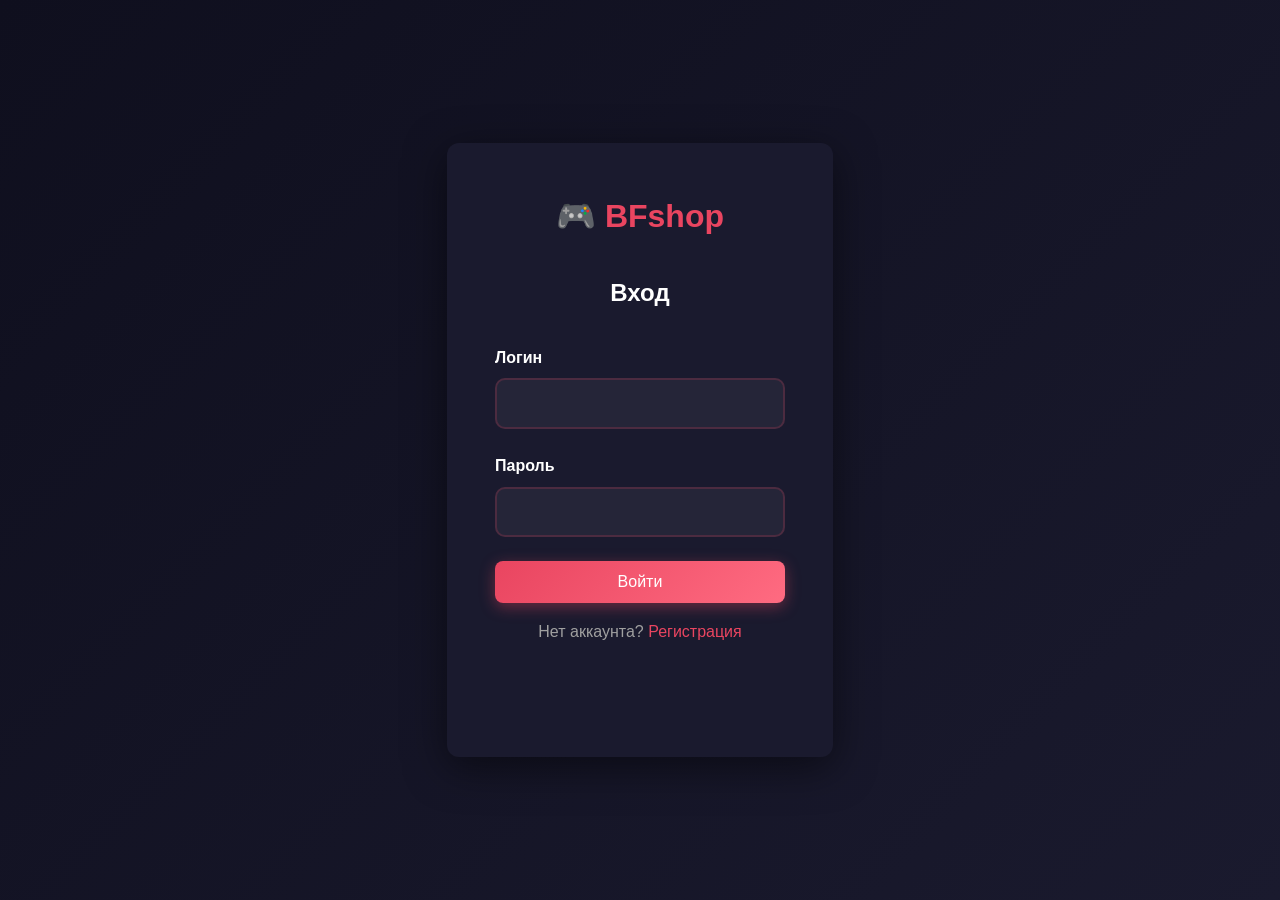
<file: admin.html>
<!DOCTYPE html>
<html lang="ru">
<head>
    <meta charset="UTF-8">
    <meta name="viewport" content="width=device-width, initial-scale=1.0">
    <title>Админ-панель - BFshop</title>
    <link rel="stylesheet" href="assets/css/style.css">
</head>
<body>
    <!-- Header -->
    <header class="header">
        <div class="container">
            <div class="header-content">
                <div class="logo">
                    <h1>🎮 BFshop - Админ</h1>
                </div>
                <nav class="nav">
                    <a href="index.html" class="nav-link">Главная</a>
                    <a href="admin.html" class="nav-link active">Админ-панель</a>
                </nav>
                <div class="header-actions">
                    <div class="user-menu" id="userMenu" style="display: none;">
                        <img src="" alt="Avatar" class="user-avatar" id="userAvatar">
                        <span class="user-name" id="userName"></span>
                        <button class="btn btn-secondary" id="logoutBtn">Выход</button>
                    </div>
                </div>
            </div>
        </div>
    </header>

    <!-- Admin Panel -->
    <section class="admin-section">
        <div class="container">
            <h2 class="page-title">👑 Админ-панель</h2>

            <!-- Tabs -->
            <div class="admin-tabs">
                <button class="tab-btn active" data-tab="tickets">Жалобы</button>
                <button class="tab-btn" data-tab="banned">Забаненные</button>
                <button class="tab-btn" data-tab="users">Пользователи</button>
            </div>

            <!-- Tickets Tab -->
            <div id="ticketsTab" class="tab-pane active">
                <div class="admin-card">
                    <div class="admin-card-header">
                        <h3>⚠️ Жалобы на скамеров</h3>
                        <select id="ticketStatusFilter" class="filter-select">
                            <option value="">Все</option>
                            <option value="open">Открытые</option>
                            <option value="in_progress">В работе</option>
                            <option value="resolved">Решенные</option>
                            <option value="rejected">Отклоненные</option>
                        </select>
                    </div>
                    <div id="adminTicketsList" class="admin-tickets-list">
                        <div class="loading">Загрузка...</div>
                    </div>
                </div>
            </div>

            <!-- Banned Tab -->
            <div id="bannedTab" class="tab-pane" style="display: none;">
                <div class="admin-card">
                    <h3>🚫 Забаненные пользователи</h3>
                    <div id="bannedUsersList" class="banned-users-list">
                        <div class="loading">Загрузка...</div>
                    </div>
                </div>
            </div>

            <!-- Users Tab -->
            <div id="usersTab" class="tab-pane" style="display: none;">
                <div class="admin-card">
                    <h3>👥 Все пользователи</h3>
                    <div class="search-box">
                        <input type="text" id="userSearch" placeholder="Поиск по нику...">
                    </div>
                    <div id="usersList" class="users-list">
                        <div class="loading">Загрузка...</div>
                    </div>
                </div>
            </div>
        </div>
    </section>

    <!-- Ticket Modal -->
    <div id="ticketModal" class="modal" style="display: none;">
        <div class="modal-content modal-large">
            <button class="modal-close" onclick="closeTicketModal()">×</button>
            <h3>Жалоба #<span id="modalTicketId"></span></h3>
            
            <div class="ticket-details">
                <div class="ticket-info">
                    <p><strong>От:</strong> <span id="modalReporter"></span></p>
                    <p><strong>На:</strong> <span id="modalReported"></span></p>
                    <p><strong>Причина:</strong> <span id="modalReason"></span></p>
                    <p><strong>Дата:</strong> <span id="modalDate"></span></p>
                    <p><strong>Статус:</strong> <span id="modalStatus"></span></p>
                </div>
                
                <div class="ticket-description">
                    <h4>Описание:</h4>
                    <p id="modalDescription"></p>
                </div>

                <div class="ticket-actions">
                    <h4>Действия:</h4>
                    
                    <div class="form-group">
                        <label>Ответ администратора:</label>
                        <textarea id="adminResponse" rows="4" placeholder="Ваш ответ..."></textarea>
                    </div>

                    <div class="form-group">
                        <label>Изменить статус:</label>
                        <select id="ticketNewStatus">
                            <option value="in_progress">В работе</option>
                            <option value="resolved">Решено</option>
                            <option value="rejected">Отклонено</option>
                        </select>
                    </div>

                    <button class="btn btn-primary" onclick="respondToTicket()">Отправить ответ</button>
                    <button class="btn btn-error" onclick="banUserFromTicket()">Забанить пользователя</button>
                </div>
            </div>
        </div>
    </div>

    <!-- Ban Modal -->
    <div id="banModal" class="modal" style="display: none;">
        <div class="modal-content">
            <button class="modal-close" onclick="closeBanModal()">×</button>
            <h3>Забанить пользователя</h3>
            
            <div class="form-group">
                <label>Пользователь:</label>
                <input type="text" id="banUsername" readonly>
                <input type="hidden" id="banUserId">
            </div>

            <div class="form-group">
                <label>Причина бана:</label>
                <textarea id="banReason" rows="3" placeholder="Укажите причину..." required></textarea>
            </div>

            <div class="form-group">
                <label>Длительность:</label>
                <select id="banDuration">
                    <option value="0">Навсегда</option>
                    <option value="1">1 день</option>
                    <option value="3">3 дня</option>
                    <option value="7">7 дней</option>
                    <option value="30">30 дней</option>
                </select>
            </div>

            <div class="modal-actions">
                <button class="btn btn-secondary" onclick="closeBanModal()">Отмена</button>
                <button class="btn btn-error" onclick="confirmBan()">Забанить</button>
            </div>
        </div>
    </div>

    <!-- Footer -->
    <footer class="footer">
        <div class="container">
            <p>&copy; 2024 BFshop. Все права защищены.</p>
        </div>
    </footer>

    <script src="assets/js/app.js"></script>
    <script src="assets/js/admin.js"></script>
</body>
</html>
</file>
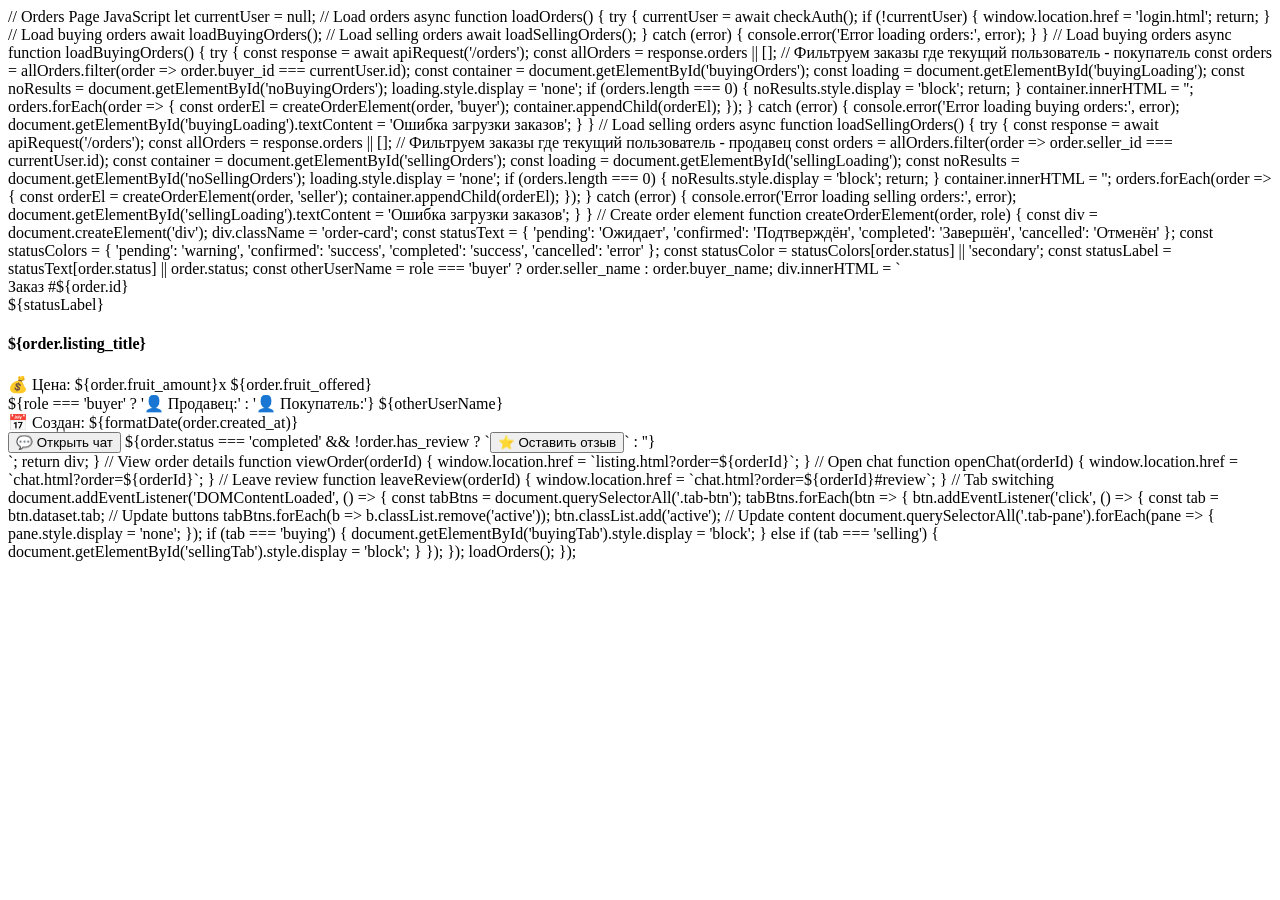
<file: chat.html>
<!DOCTYPE html>
<html lang="ru">
<head>
    <meta charset="UTF-8">
    <meta name="viewport" content="width=device-width, initial-scale=1.0">
    <title>Чат - BFshop</title>
    <link rel="stylesheet" href="assets/css/style.css">
</head>
<body>
    <!-- Header -->
    <header class="header">
        <div class="container">
            <div class="header-content">
                <div class="logo">
                    <h1>🎮 BFshop</h1>
                </div>
                <nav class="nav">
                    <a href="index.html" class="nav-link">Главная</a>
                    <a href="#" class="nav-link" id="myListingsLink">Мои объявления</a>
                    <a href="#" class="nav-link" id="myOrdersLink">Мои заказы</a>
                    <a href="support.html" class="nav-link">Поддержка</a>
                    <a href="create-listing.html" class="nav-link">Продать</a>
                    <a href="admin.html" class="nav-link" id="adminLink" style="display: none;">👑 Админ</a>
                </nav>
                <div class="header-actions">
                    <div class="user-menu" id="userMenu" style="display: none;">
                        <img src="" alt="Avatar" class="user-avatar" id="userAvatar">
                        <span class="user-name" id="userName"></span>
                        <button class="btn btn-secondary" id="logoutBtn">Выход</button>
                    </div>
                </div>
            </div>
        </div>
    </header>

    <!-- Chat Section -->
    <section class="chat-section">
        <div class="container">
            <div id="loading" class="loading">Загрузка чата...</div>
            <div class="chat-container" id="chatContainer" style="display: none;">
                <!-- Chat Header -->
                <div class="chat-header">
                    <div class="chat-order-info">
                        <h3 id="chatTitle">Чат заказа</h3>
                        <div class="order-status" id="orderStatus"></div>
                    </div>
                    <div class="chat-actions">
                        <button class="btn btn-secondary btn-sm" id="viewOrderBtn">Посмотреть заказ</button>
                    </div>
                </div>

                <!-- Messages -->
                <div class="chat-messages" id="messages">
                </div>

                <!-- Input -->
                <div class="chat-input-container">
                    <input type="text" id="messageInput" placeholder="Введите сообщение..." class="chat-input">
                    <button class="btn btn-primary" id="sendBtn">Отправить</button>
                </div>

                <!-- Order Actions (for seller) -->
                <div class="order-actions" id="orderActions" style="display: none;">
                    <div class="order-actions-box">
                        <h4>Действия с заказом</h4>
                        <p>После получения оплаты фруктом, подтвердите заказ:</p>
                        <button class="btn btn-primary" id="confirmOrderBtn">✅ Подтвердить заказ</button>
                    </div>
                </div>

                <!-- Review Section (after completion) -->
                <div class="review-section" id="reviewSection" style="display: none;">
                    <div class="review-box">
                        <h4>Оставить отзыв</h4>
                        <div class="star-rating" id="starRating">
                            <span class="star" data-rating="1">☆</span>
                            <span class="star" data-rating="2">☆</span>
                            <span class="star" data-rating="3">☆</span>
                            <span class="star" data-rating="4">☆</span>
                            <span class="star" data-rating="5">☆</span>
                        </div>
                        <textarea id="reviewComment" placeholder="Напишите ваш отзыв..." rows="3"></textarea>
                        <button class="btn btn-primary" id="submitReviewBtn">Отправить отзыв</button>
                    </div>
                </div>
            </div>
        </div>
    </section>

    <!-- Footer -->
    <footer class="footer">
        <div class="container">
            <p>&copy; 2024 BFshop. Все права защищены.</p>
            <p>Торгуйте безопасно с оплатой фруктами!</p>
        </div>
    </footer>

    <script src="assets/js/app.js"></script>
    <script src="assets/js/chat-client.js"></script>
</body>
</html>
</file>
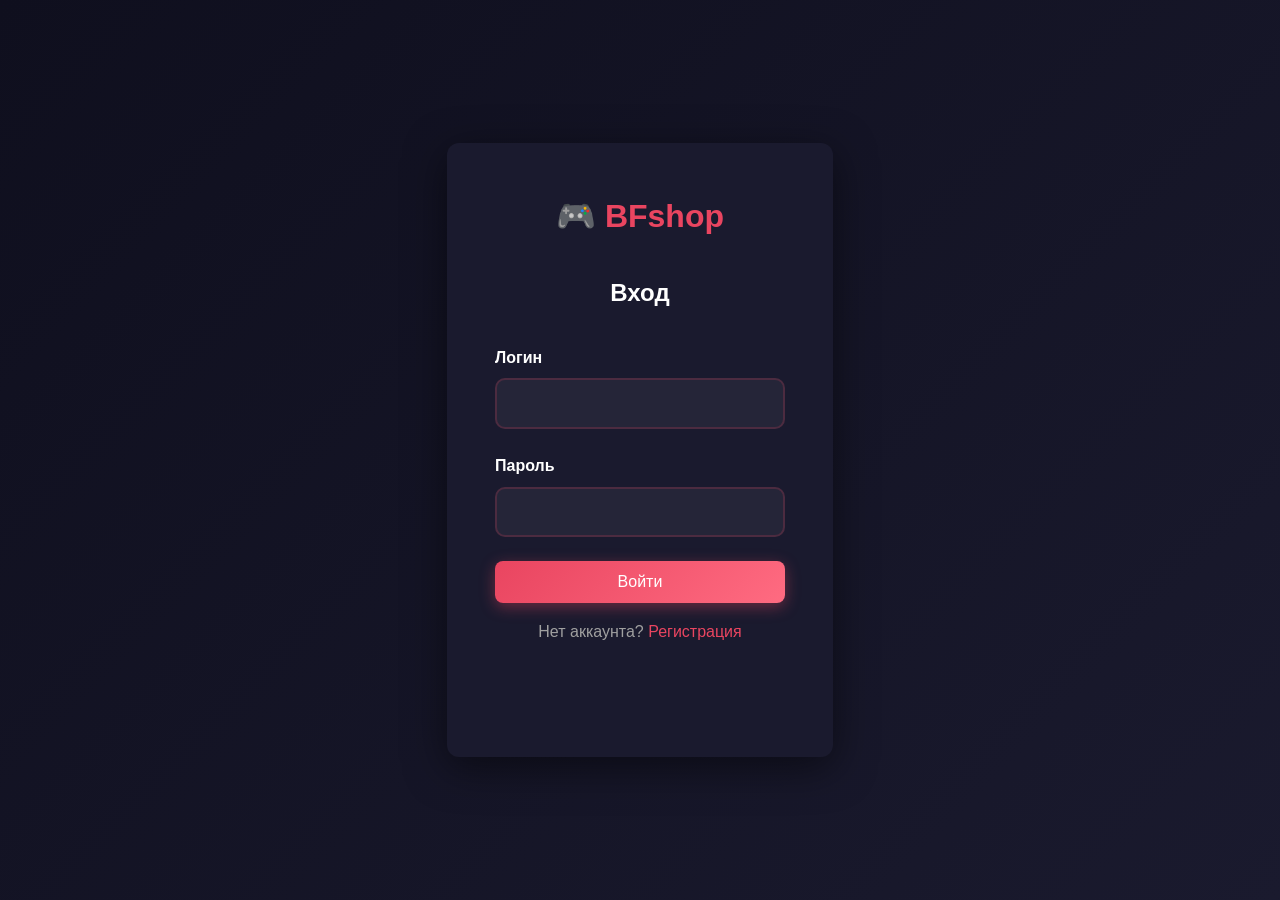
<file: create-listing.html>
<!DOCTYPE html>
<html lang="ru">
<head>
    <meta charset="UTF-8">
    <meta name="viewport" content="width=device-width, initial-scale=1.0">
    <title>Создать объявление - BFshop</title>
    <link rel="stylesheet" href="assets/css/style.css">
</head>
<body>
    <!-- Header -->
    <header class="header">
        <div class="container">
            <div class="header-content">
                <div class="logo">
                    <h1>🎮 BFshop</h1>
                </div>
                <nav class="nav">
                    <a href="index.html" class="nav-link">Главная</a>
                    <a href="#" class="nav-link" id="myListingsLink">Мои объявления</a>
                    <a href="#" class="nav-link" id="myOrdersLink">Мои заказы</a>
                    <a href="create-listing.html" class="nav-link active">Продать</a>
                </nav>
                <div class="header-actions">
                    <div class="user-menu" id="userMenu" style="display: none;">
                        <img src="" alt="Avatar" class="user-avatar" id="userAvatar">
                        <span class="user-name" id="userName"></span>
                        <button class="btn btn-secondary" id="logoutBtn">Выход</button>
                    </div>
                    <div class="auth-buttons" id="authButtons">
                        <a href="login.html" class="btn btn-secondary">Вход</a>
                        <a href="login.html?register=true" class="btn btn-primary">Регистрация</a>
                    </div>
                </div>
            </div>
        </div>
    </header>

    <!-- Create Listing Form -->
    <section class="create-listing-section">
        <div class="container">
            <div class="create-listing-container">
                <h2 class="page-title">🎮 Создать объявление</h2>
                <p class="page-subtitle">Продавайте предметы и услуги Blox Fruits</p>

                <form id="createListingForm" class="listing-form">
                    <div class="form-group">
                        <label for="listingType">Тип *</label>
                        <select id="listingType" name="type" required>
                            <option value="">Выберите тип...</option>
                            <option value="account">🎮 Аккаунт</option>
                            <option value="boost">⚡ Буст/Прокачка</option>
                            <option value="quest">🗡️ Прохождение квестов</option>
                            <option value="boss">👹 Призыв боссов</option>
                        </select>
                    </div>

                    <div class="form-group">
                        <label for="listingTitle">Название *</label>
                        <input type="text" id="listingTitle" name="title" placeholder="Например: Макс уровень с фруктом Тигр" required maxlength="200">
                    </div>

                    <div class="form-group">
                        <label for="listingDescription">Описание *</label>
                        <textarea id="listingDescription" name="description" rows="6" placeholder="Опишите ваш товар подробно..." required></textarea>
                    </div>

                    <div class="form-row">
                        <div class="form-group">
                            <label for="priceFruit">Фрукт для оплаты *</label>
                            <select id="priceFruit" name="price_fruit" required>
                                <option value="">Выберите фрукт...</option>
                                <option value="Тигр">🐅 Тигр (Tiger)</option>
                                <option value="Дракон">🐉 Дракон (Dragon)</option>
                                <option value="Тесто">🍩 Тесто (Dough)</option>
                                <option value="Тень">👤 Тень (Shadow)</option>
                                <option value="Яд">☠️ Яд (Venom)</option>
                                <option value="Дух">👻 Дух (Spirit)</option>
                                <option value="Контроль">🎮 Контроль (Control)</option>
                                <option value="Метель">❄️ Метель (Blizzard)</option>
                                <option value="Мамонт">🦣 Мамонт (Mammoth)</option>
                                <option value="Ти-Рекс">🦖 Ти-Рекс (T-Rex)</option>
                                <option value="Кицунэ">🦊 Кицунэ (Kitsune)</option>
                                <option value="Гравитация">🌀 Гравитация (Gravity)</option>
                                <option value="Боль">💢 Боль (Pain)</option>
                                <option value="Феникс">🔥 Феникс (Phoenix)</option>
                                <option value="Портал">🌀 Портал (Portal)</option>
                                <option value="Резина">🎈 Резина (Rubber)</option>
                                <option value="Будда">🙏 Будда (Buddha)</option>
                                <option value="Любовь">💕 Любовь (Love)</option>
                                <option value="Паук">🕷️ Паук (Spider)</option>
                                <option value="Звук">🔊 Звук (Sound)</option>
                                <option value="Лёд">🧊 Лёд (Ice)</option>
                                <option value="Песок">🏜️ Песок (Sand)</option>
                                <option value="Тьма">🌑 Тьма (Dark)</option>
                                <option value="Свет">💡 Свет (Light)</option>
                                <option value="Магма">🌋 Магма (Magma)</option>
                                <option value="Пламя">🔥 Пламя (Flame)</option>
                                <option value="Дым">💨 Дым (Smoke)</option>
                                <option value="Взрыв">💥 Взрыв (Bomb)</option>
                                <option value="Барьер">🛡️ Барьер (Barrier)</option>
                                <option value="Ракета">🚀 Ракета (Rocket)</option>
                            </select>
                        </div>

                        <div class="form-group">
                            <label for="priceAmount">Количество *</label>
                            <input type="number" id="priceAmount" name="price_amount" min="1" placeholder="1" required>
                        </div>
                    </div>

                    <!-- Dynamic fields based on type -->
                    <div id="dynamicFields"></div>

                    <div class="form-actions">
                        <button type="button" class="btn btn-secondary" onclick="window.location.href='index.html'">Отмена</button>
                        <button type="submit" class="btn btn-primary">Создать объявление</button>
                    </div>
                </form>

                <div id="formMessage" class="auth-message" style="display: none;"></div>
            </div>
        </div>
    </section>

    <!-- Footer -->
    <footer class="footer">
        <div class="container">
            <p>&copy; 2024 BFshop. Все права защищены.</p>
            <p>Торгуйте безопасно с оплатой фруктами!</p>
        </div>
    </footer>

    <script src="assets/js/app.js"></script>
    <script src="assets/js/create-listing.js"></script>
</body>
</html>
</file>
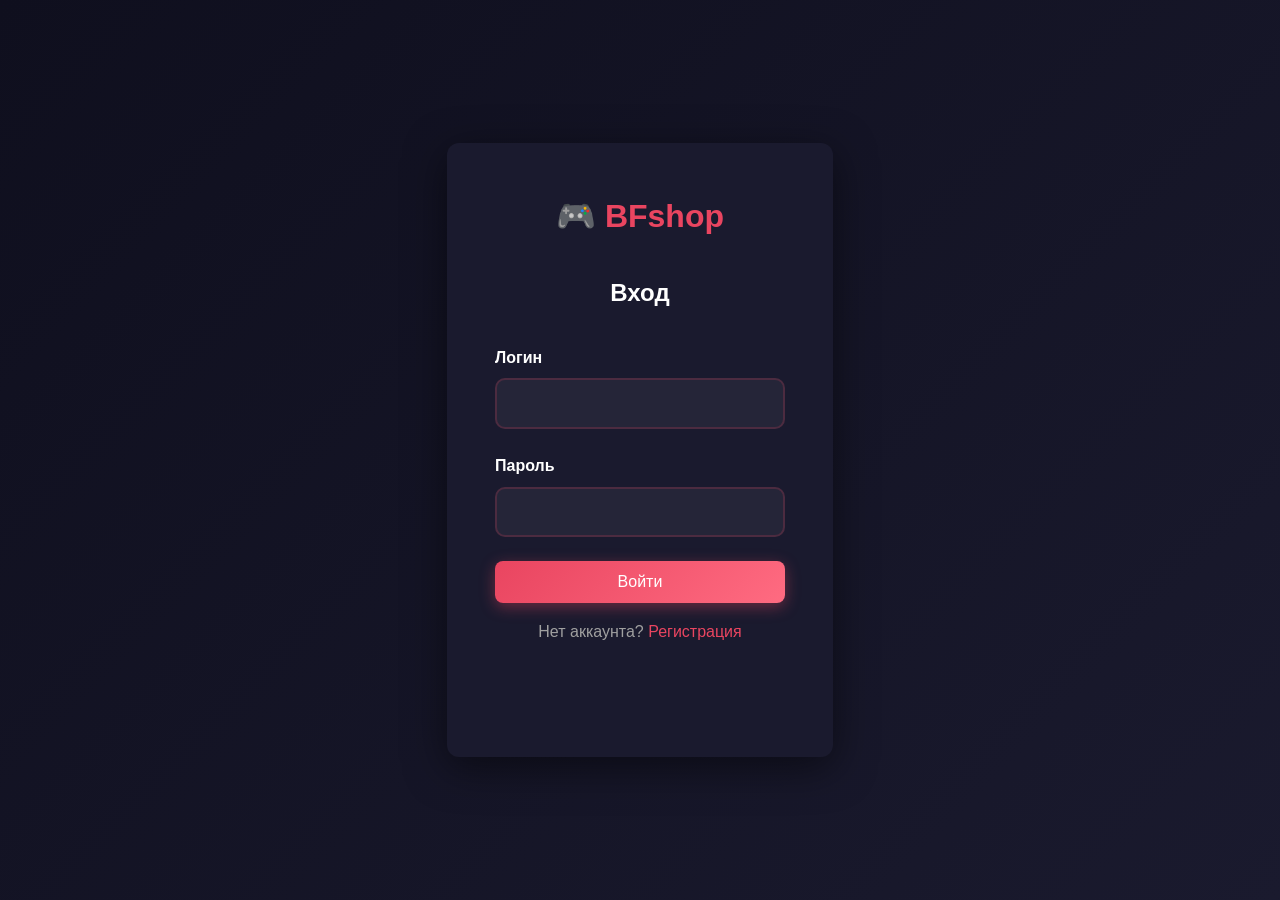
<file: login.html>
<!DOCTYPE html>
<html lang="ru">
<head>
    <meta charset="UTF-8">
    <meta name="viewport" content="width=device-width, initial-scale=1.0">
    <title>Вход - BFshop</title>
    <link rel="stylesheet" href="assets/css/style.css">
</head>
<body class="auth-page">
    <div class="auth-container">
        <div class="auth-box">
            <h1 class="auth-title">🎮 BFshop</h1>
            
            <!-- Login Form -->
            <form id="loginForm" class="auth-form">
                <h2>Вход</h2>
                <div class="form-group">
                    <label>Логин</label>
                    <input type="text" id="loginUsername" required>
                </div>
                <div class="form-group">
                    <label>Пароль</label>
                    <input type="password" id="loginPassword" required>
                </div>
                <button type="submit" class="btn btn-primary btn-block">Войти</button>
                <p class="auth-switch">
                    Нет аккаунта? <a href="#" id="showRegister">Регистрация</a>
                </p>
            </form>

            <!-- Register Form -->
            <form id="registerForm" class="auth-form" style="display: none;">
                <h2>Регистрация</h2>
                <div class="form-group">
                    <label>Логин</label>
                    <input type="text" id="registerUsername" required minlength="3">
                </div>
                <div class="form-group">
                    <label>Email (необязательно)</label>
                    <input type="email" id="registerEmail">
                </div>
                <div class="form-group">
                    <label>Пароль</label>
                    <input type="password" id="registerPassword" required minlength="6">
                </div>
                <div class="form-group">
                    <label>Подтвердите пароль</label>
                    <input type="password" id="registerConfirmPassword" required>
                </div>
                <button type="submit" class="btn btn-primary btn-block">Зарегистрироваться</button>
                <p class="auth-switch">
                    Уже есть аккаунт? <a href="#" id="showLogin">Войти</a>
                </p>
            </form>

            <div class="auth-message" id="authMessage"></div>
        </div>
    </div>

    <script src="assets/js/app.js"></script>
    <script src="assets/js/auth.js"></script>
</body>
</html>
</file>
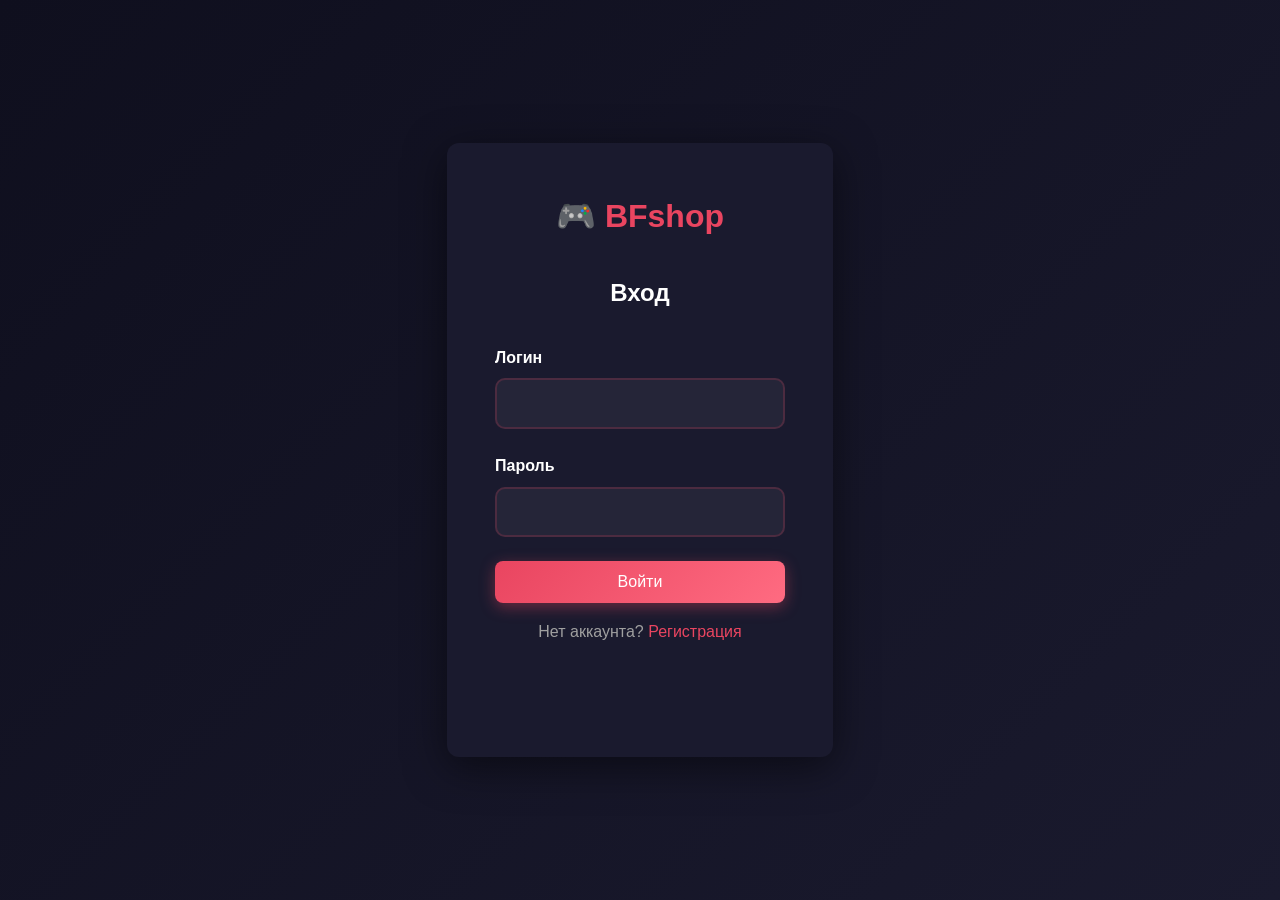
<file: profile.html>
<!DOCTYPE html>
<html lang="ru">
<head>
    <meta charset="UTF-8">
    <meta name="viewport" content="width=device-width, initial-scale=1.0">
    <title>Профиль - BFshop</title>
    <link rel="stylesheet" href="assets/css/style.css">
</head>
<body>
    <!-- Header -->
    <header class="header">
        <div class="container">
            <div class="header-content">
                <div class="logo">
                    <h1>🎮 BFshop</h1>
                </div>
                <nav class="nav">
                    <a href="index.html" class="nav-link">Главная</a>
                    <a href="#" class="nav-link" id="myListingsLink">Мои объявления</a>
                    <a href="#" class="nav-link" id="myOrdersLink">Мои заказы</a>
                    <a href="create-listing.html" class="nav-link">Продать</a>
                </nav>
                <div class="header-actions">
                    <div class="user-menu" id="userMenu" style="display: none;">
                        <img src="" alt="Avatar" class="user-avatar" id="userAvatar">
                        <span class="user-name" id="userName"></span>
                        <button class="btn btn-secondary" id="logoutBtn">Выход</button>
                    </div>
                    <div class="auth-buttons" id="authButtons">
                        <a href="login.html" class="btn btn-secondary">Вход</a>
                        <a href="login.html?register=true" class="btn btn-primary">Регистрация</a>
                    </div>
                </div>
            </div>
        </div>
    </header>

    <!-- Profile Section -->
    <section class="profile-section">
        <div class="container">
            <div class="loading" id="loading">Загрузка...</div>

            <div id="profileContent" style="display: none;">
                <!-- Profile Header -->
                <div class="profile-header">
                    <div class="profile-avatar-container">
                        <img id="profileAvatar" src="" alt="Avatar" class="profile-avatar">
                        <div class="avatar-upload" id="avatarUpload" style="display: none;">
                            <input type="file" id="avatarInput" accept="image/*" style="display: none;">
                            <button class="btn btn-secondary btn-sm" id="uploadAvatarBtn">Изменить аватар</button>
                        </div>
                    </div>
                    <div class="profile-info">
                        <h1 class="profile-username" id="profileUsername"></h1>
                        <div class="profile-rating" id="profileRating"></div>
                        <div class="profile-stats">
                            <div class="stat">
                                <span class="stat-value" id="totalListings">0</span>
                                <span class="stat-label">Объявлений</span>
                            </div>
                            <div class="stat">
                                <span class="stat-value" id="totalSales">0</span>
                                <span class="stat-label">Продаж</span>
                            </div>
                            <div class="stat">
                                <span class="stat-value" id="totalReviews">0</span>
                                <span class="stat-label">Отзывов</span>
                            </div>
                        </div>
                    </div>
                </div>

                <!-- Tabs -->
                <div class="profile-tabs">
                    <button class="tab-btn active" data-tab="listings">Мои объявления</button>
                    <button class="tab-btn" data-tab="reviews">Отзывы</button>
                </div>

                <!-- Tab Content -->
                <div class="tab-content">
                    <!-- Listings Tab -->
                    <div id="listingsTab" class="tab-pane active">
                        <div class="listings-grid" id="userListings"></div>
                        <div class="no-results" id="noListings" style="display: none;">
                            <p>Пока нет объявлений</p>
                            <a href="create-listing.html" class="btn btn-primary">Создать первое объявление</a>
                        </div>
                    </div>

                    <!-- Reviews Tab -->
                    <div id="reviewsTab" class="tab-pane" style="display: none;">
                        <div class="reviews-list" id="userReviews"></div>
                        <div class="no-results" id="noReviews" style="display: none;">
                            <p>Пока нет отзывов</p>
                        </div>
                    </div>
                </div>
            </div>
        </div>
    </section>

    <!-- Footer -->
    <footer class="footer">
        <div class="container">
            <p>&copy; 2024 BFshop. Все права защищены.</p>
            <p>Торгуйте безопасно с оплатой фруктами!</p>
        </div>
    </footer>

    <script src="assets/js/app.js"></script>
    <script src="assets/js/profile.js"></script>
</body>
</html>
</file>
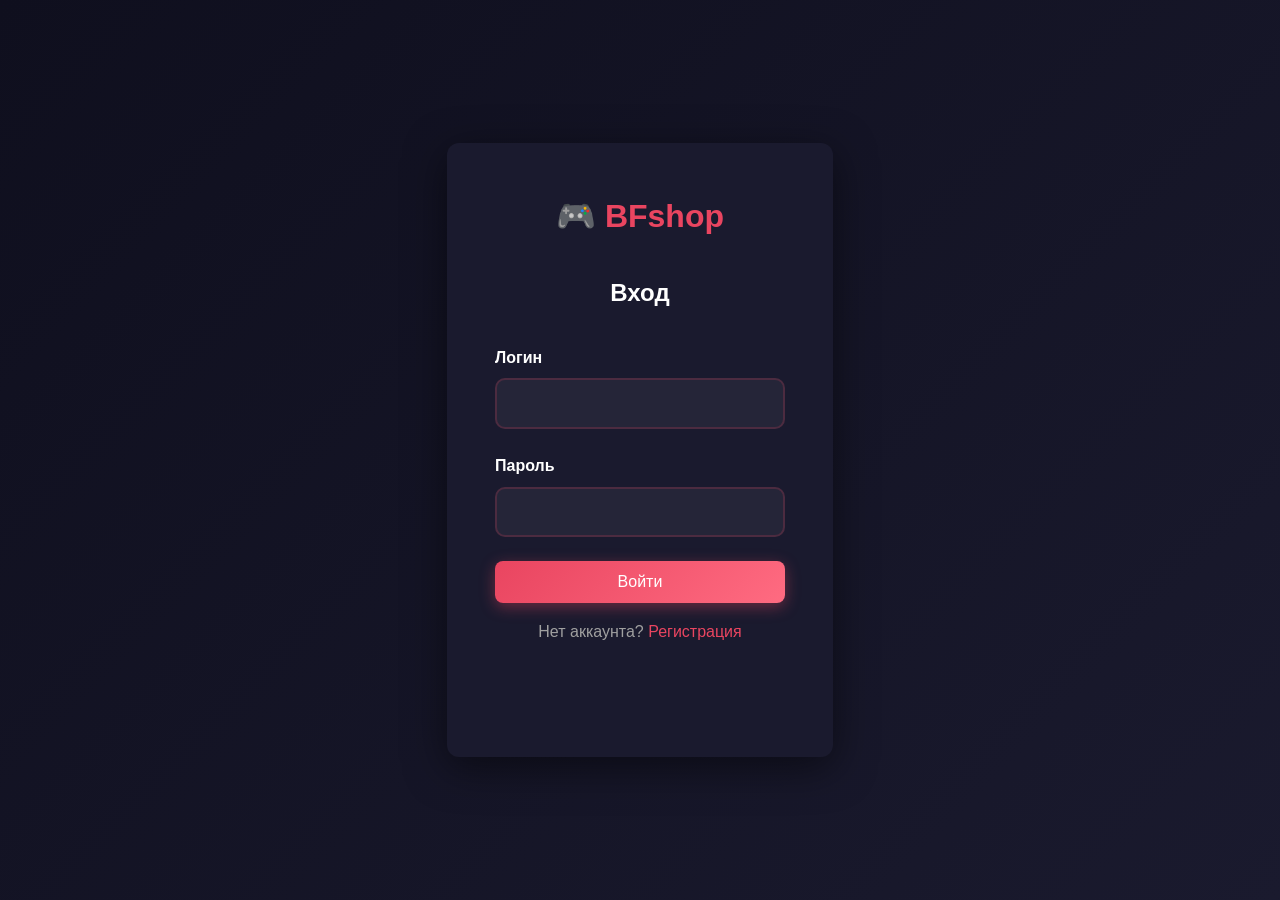
<file: support.html>
<!DOCTYPE html>
<html lang="ru">
<head>
    <meta charset="UTF-8">
    <meta name="viewport" content="width=device-width, initial-scale=1.0">
    <title>Поддержка - BFshop</title>
    <link rel="stylesheet" href="assets/css/style.css">
</head>
<body>
    <!-- Header -->
    <header class="header">
        <div class="container">
            <div class="header-content">
                <div class="logo">
                    <h1>🎮 BFshop</h1>
                </div>
                <nav class="nav">
                    <a href="index.html" class="nav-link">Главная</a>
                    <a href="#" class="nav-link" id="myListingsLink">Мои объявления</a>
                    <a href="#" class="nav-link" id="myOrdersLink">Мои заказы</a>
                    <a href="support.html" class="nav-link active">Поддержка</a>
                    <a href="create-listing.html" class="nav-link">Продать</a>
                </nav>
                <div class="header-actions">
                    <div class="user-menu" id="userMenu" style="display: none;">
                        <img src="" alt="Avatar" class="user-avatar" id="userAvatar">
                        <span class="user-name" id="userName"></span>
                        <button class="btn btn-secondary" id="logoutBtn">Выход</button>
                    </div>
                    <div class="auth-buttons" id="authButtons">
                        <a href="login.html" class="btn btn-secondary">Вход</a>
                        <a href="login.html?register=true" class="btn btn-primary">Регистрация</a>
                    </div>
                </div>
            </div>
        </div>
    </header>

    <!-- Support Section -->
    <section class="support-section">
        <div class="container">
            <h2 class="page-title">🛡️ Поддержка</h2>

            <!-- Report Scammer Form -->
            <div class="support-card">
                <h3>⚠️ Пожаловаться на скамера</h3>
                <p>Если вас обманули, заполните форму ниже. Администратор рассмотрит жалобу.</p>
                
                <form id="reportForm" class="support-form">
                    <div class="form-group">
                        <label for="reportedUsername">Ник скамера *</label>
                        <input type="text" id="reportedUsername" placeholder="Введите ник пользователя" required>
                        <input type="hidden" id="reportedUserId">
                    </div>

                    <div class="form-group">
                        <label for="orderId">ID заказа (если есть)</label>
                        <input type="number" id="orderId" placeholder="Номер заказа">
                    </div>

                    <div class="form-group">
                        <label for="reason">Причина *</label>
                        <select id="reason" required>
                            <option value="">Выберите причину...</option>
                            <option value="scam">Скам (не отдал товар)</option>
                            <option value="fake_account">Фейковый аккаунт</option>
                            <option value="wrong_data">Неверные данные аккаунта</option>
                            <option value="no_payment">Не получил оплату</option>
                            <option value="other">Другое</option>
                        </select>
                    </div>

                    <div class="form-group">
                        <label for="description">Подробное описание *</label>
                        <textarea id="description" rows="6" placeholder="Опишите что произошло..." required></textarea>
                    </div>

                    <button type="submit" class="btn btn-primary">Отправить жалобу</button>
                </form>
            </div>

            <!-- My Tickets -->
            <div class="support-card">
                <h3>📋 Мои жалобы</h3>
                <div id="ticketsList" class="tickets-list">
                    <div class="loading">Загрузка...</div>
                </div>
            </div>
        </div>
    </section>

    <!-- Footer -->
    <footer class="footer">
        <div class="container">
            <p>&copy; 2024 BFshop. Все права защищены.</p>
            <p>Торгуйте безопасно с оплатой фруктами!</p>
        </div>
    </footer>

    <script src="assets/js/app.js"></script>
    <script src="assets/js/support.js"></script>
</body>
</html>
</file>
<file: assets/css/style.css>
/* BFshop Styles - Modern Dark Theme */

* {
    margin: 0;
    padding: 0;
    box-sizing: border-box;
}

:root {
    --primary: #e94560;
    --secondary: #0f3460;
    --accent: #16213e;
    --dark: #0f0f1e;
    --darker: #1a1a2e;
    --text: #ffffff;
    --text-secondary: #a0a0a0;
    --success: #00d9a3;
    --warning: #ffa500;
    --error: #ff4757;
}

body {
    font-family: 'Inter', -apple-system, BlinkMacSystemFont, 'Segoe UI', sans-serif;
    background: var(--dark);
    color: var(--text);
    line-height: 1.6;
}

.container {
    max-width: 1200px;
    margin: 0 auto;
    padding: 0 20px;
}

/* Header */
.header {
    background: var(--darker);
    padding: 1rem 0;
    border-bottom: 2px solid var(--accent);
    position: sticky;
    top: 0;
    z-index: 100;
}

.header-content {
    display: flex;
    justify-content: space-between;
    align-items: center;
}

.logo h1 {
    font-size: 1.8rem;
    color: var(--primary);
}

.nav {
    display: flex;
    gap: 2rem;
}

.nav-link {
    color: var(--text);
    text-decoration: none;
    transition: color 0.3s;
}

.nav-link:hover,
.nav-link.active {
    color: var(--primary);
}

.header-actions {
    display: flex;
    gap: 1rem;
    align-items: center;
}

.user-menu {
    display: flex;
    align-items: center;
    gap: 1rem;
}

.user-avatar {
    width: 40px;
    height: 40px;
    border-radius: 50%;
    object-fit: cover;
    border: 2px solid var(--primary);
}

/* Buttons */
.btn {
    padding: 0.75rem 1.5rem;
    border: none;
    border-radius: 8px;
    cursor: pointer;
    font-size: 1rem;
    transition: all 0.3s;
    text-decoration: none;
    display: inline-block;
}

.btn-primary {
    background: linear-gradient(135deg, var(--primary), #ff6b81);
    color: white;
}

.btn-primary:hover {
    transform: translateY(-2px);
    box-shadow: 0 5px 15px rgba(233, 69, 96, 0.4);
}

.btn-secondary {
    background: var(--accent);
    color: white;
}

.btn-secondary:hover {
    background: var(--secondary);
}

.btn-block {
    width: 100%;
}

/* Hero */
.hero {
    background: linear-gradient(135deg, var(--darker), var(--accent));
    padding: 4rem 0;
    text-align: center;
}

.hero-title {
    font-size: 3rem;
    margin-bottom: 1rem;
}

.hero-subtitle {
    font-size: 1.2rem;
    color: var(--text-secondary);
    margin-bottom: 2rem;
}

.search-bar {
    display: flex;
    max-width: 600px;
    margin: 0 auto;
    gap: 1rem;
}

.search-bar input {
    flex: 1;
    padding: 1rem;
    border: 2px solid var(--accent);
    border-radius: 8px;
    background: var(--darker);
    color: var(--text);
    font-size: 1rem;
}

/* Filters */
.filters {
    padding: 2rem 0;
    background: var(--darker);
}

.filter-buttons {
    display: flex;
    gap: 1rem;
    flex-wrap: wrap;
    justify-content: center;
}

.filter-btn {
    padding: 0.75rem 1.5rem;
    border: 2px solid var(--accent);
    background: transparent;
    color: var(--text);
    border-radius: 8px;
    cursor: pointer;
    transition: all 0.3s;
}

.filter-btn:hover,
.filter-btn.active {
    background: var(--primary);
    border-color: var(--primary);
}

/* Listings */
.listings {
    padding: 3rem 0;
}

.listings-grid {
    display: grid;
    grid-template-columns: repeat(auto-fill, minmax(300px, 1fr));
    gap: 2rem;
}

.listing-card {
    background: var(--darker);
    border-radius: 12px;
    overflow: hidden;
    transition: transform 0.3s, box-shadow 0.3s;
    cursor: pointer;
}

.listing-card:hover {
    transform: translateY(-5px);
    box-shadow: 0 10px 30px rgba(233, 69, 96, 0.3);
}

.listing-image {
    width: 100%;
    height: 200px;
    object-fit: cover;
    background: var(--accent);
}

.listing-content {
    padding: 1.5rem;
}

.listing-type {
    display: inline-block;
    padding: 0.25rem 0.75rem;
    background: var(--accent);
    border-radius: 4px;
    font-size: 0.85rem;
    margin-bottom: 0.5rem;
}

.listing-title {
    font-size: 1.3rem;
    margin-bottom: 0.5rem;
}

.listing-description {
    color: var(--text-secondary);
    margin-bottom: 1rem;
    display: -webkit-box;
    -webkit-line-clamp: 2;
    -webkit-box-orient: vertical;
    overflow: hidden;
}

.listing-price {
    display: flex;
    align-items: center;
    gap: 0.5rem;
    font-size: 1.2rem;
    color: var(--primary);
    font-weight: bold;
}

.listing-seller {
    display: flex;
    align-items: center;
    gap: 0.5rem;
    margin-top: 1rem;
    padding-top: 1rem;
    border-top: 1px solid var(--accent);
}

.seller-avatar {
    width: 30px;
    height: 30px;
    border-radius: 50%;
}

.seller-rating {
    color: var(--warning);
}

/* Auth Page */
.auth-page {
    display: flex;
    align-items: center;
    justify-content: center;
    min-height: 100vh;
    background: linear-gradient(135deg, var(--dark), var(--darker));
}

.auth-container {
    width: 100%;
    max-width: 450px;
    padding: 2rem;
}

.auth-box {
    background: var(--darker);
    padding: 3rem;
    border-radius: 12px;
    box-shadow: 0 10px 40px rgba(0, 0, 0, 0.5);
}

.auth-title {
    text-align: center;
    color: var(--primary);
    margin-bottom: 2rem;
}

.auth-form h2 {
    margin-bottom: 2rem;
    text-align: center;
}

.form-group {
    margin-bottom: 1.5rem;
}

.form-group label {
    display: block;
    margin-bottom: 0.5rem;
    color: var(--text-secondary);
}

.form-group input,
.form-group textarea,
.form-group select {
    width: 100%;
    padding: 0.75rem;
    border: 2px solid var(--accent);
    border-radius: 8px;
    background: var(--dark);
    color: var(--text);
    font-size: 1rem;
}

.form-group input:focus,
.form-group textarea:focus,
.form-group select:focus {
    outline: none;
    border-color: var(--primary);
}

.auth-switch {
    text-align: center;
    margin-top: 1rem;
    color: var(--text-secondary);
}

.auth-switch a {
    color: var(--primary);
    text-decoration: none;
}

.auth-message {
    margin-top: 1rem;
    padding: 1rem;
    border-radius: 8px;
    text-align: center;
}

.auth-message.success {
    background: rgba(0, 217, 163, 0.2);
    color: var(--success);
}

.auth-message.error {
    background: rgba(255, 71, 87, 0.2);
    color: var(--error);
}

/* Loading */
.loading {
    text-align: center;
    padding: 3rem;
    color: var(--text-secondary);
}

.no-results {
    text-align: center;
    padding: 3rem;
    color: var(--text-secondary);
}

/* Footer */
.footer {
    background: var(--darker);
    padding: 2rem 0;
    text-align: center;
    margin-top: 4rem;
    border-top: 2px solid var(--accent);
}

.footer p {
    color: var(--text-secondary);
}

/* Profile Page */
.profile-section {
    padding: 3rem 0;
}

.profile-header {
    display: flex;
    gap: 2rem;
    align-items: center;
    background: var(--darker);
    padding: 2rem;
    border-radius: 12px;
    margin-bottom: 2rem;
}

.profile-avatar-container {
    position: relative;
}

.profile-avatar {
    width: 150px;
    height: 150px;
    border-radius: 50%;
    object-fit: cover;
    border: 4px solid var(--primary);
}

.avatar-upload {
    margin-top: 1rem;
    text-align: center;
}

.profile-info {
    flex: 1;
}

.profile-username {
    font-size: 2rem;
    margin-bottom: 0.5rem;
}

.profile-rating {
    color: var(--warning);
    font-size: 1.2rem;
    margin-bottom: 1rem;
}

.profile-stats {
    display: flex;
    gap: 2rem;
}

.stat {
    text-align: center;
}

.stat-value {
    display: block;
    font-size: 2rem;
    font-weight: bold;
    color: var(--primary);
}

.stat-label {
    display: block;
    color: var(--text-secondary);
    font-size: 0.9rem;
}

.profile-tabs,
.orders-tabs {
    display: flex;
    gap: 1rem;
    margin-bottom: 2rem;
    border-bottom: 2px solid var(--accent);
}

.tab-btn {
    padding: 1rem 2rem;
    background: transparent;
    border: none;
    color: var(--text-secondary);
    cursor: pointer;
    border-bottom: 3px solid transparent;
    transition: all 0.3s;
}

.tab-btn:hover,
.tab-btn.active {
    color: var(--primary);
    border-bottom-color: var(--primary);
}

/* Orders Page */
.orders-section {
    padding: 3rem 0;
}

.page-title {
    font-size: 2rem;
    margin-bottom: 2rem;
    text-align: center;
}

.page-subtitle {
    text-align: center;
    color: var(--text-secondary);
    margin-bottom: 2rem;
}

.orders-list {
    display: flex;
    flex-direction: column;
    gap: 1.5rem;
}

.order-card {
    background: var(--darker);
    border-radius: 12px;
    padding: 1.5rem;
    transition: transform 0.3s;
}

.order-card:hover {
    transform: translateY(-2px);
}

.order-header {
    display: flex;
    justify-content: space-between;
    align-items: center;
    margin-bottom: 1rem;
    padding-bottom: 1rem;
    border-bottom: 1px solid var(--accent);
}

.order-id {
    font-weight: bold;
    color: var(--primary);
}

.order-status {
    padding: 0.25rem 0.75rem;
    border-radius: 4px;
    font-size: 0.85rem;
    font-weight: bold;
}

.status-pending {
    background: rgba(255, 165, 0, 0.2);
    color: var(--warning);
}

.status-confirmed,
.status-completed {
    background: rgba(0, 217, 163, 0.2);
    color: var(--success);
}

.status-cancelled {
    background: rgba(255, 71, 87, 0.2);
    color: var(--error);
}

.order-body {
    margin-bottom: 1rem;
}

.order-listing h4 {
    margin-bottom: 0.5rem;
}

.order-listing p {
    color: var(--text-secondary);
    margin-bottom: 1rem;
}

.order-details {
    display: grid;
    grid-template-columns: repeat(auto-fit, minmax(200px, 1fr));
    gap: 1rem;
    margin-bottom: 1rem;
}

.order-details .label {
    color: var(--text-secondary);
    margin-right: 0.5rem;
}

.order-details .value {
    font-weight: bold;
}

.order-actions {
    display: flex;
    gap: 1rem;
    flex-wrap: wrap;
}

/* Create Listing Page */
.create-listing-section {
    padding: 3rem 0;
}

.create-listing-container {
    max-width: 800px;
    margin: 0 auto;
    background: var(--darker);
    padding: 3rem;
    border-radius: 12px;
}

.listing-form {
    margin-top: 2rem;
}

.form-row {
    display: grid;
    grid-template-columns: 1fr 1fr;
    gap: 1rem;
}

.form-actions {
    display: flex;
    gap: 1rem;
    margin-top: 2rem;
}

/* Listing Details Page */
.listing-details-section {
    padding: 3rem 0;
}

.listing-details-container {
    max-width: 1200px;
    margin: 0 auto;
}

.listing-details-grid {
    display: grid;
    grid-template-columns: 1fr 1fr;
    gap: 2rem;
    margin-bottom: 2rem;
}

.listing-main-image {
    width: 100%;
    height: 400px;
    background: var(--accent);
    border-radius: 12px;
    overflow: hidden;
}

.listing-main-image img {
    width: 100%;
    height: 100%;
    object-fit: cover;
}

.listing-info {
    background: var(--darker);
    padding: 2rem;
    border-radius: 12px;
}

.listing-type-badge {
    display: inline-block;
    padding: 0.5rem 1rem;
    background: var(--accent);
    border-radius: 6px;
    margin-bottom: 1rem;
}

.listing-details-title {
    font-size: 2rem;
    margin-bottom: 1.5rem;
}

.listing-price-box {
    background: var(--accent);
    padding: 1.5rem;
    border-radius: 8px;
    margin-bottom: 1.5rem;
}

.price-label {
    color: var(--text-secondary);
    margin-bottom: 0.5rem;
}

.price-value {
    font-size: 1.8rem;
    font-weight: bold;
    color: var(--primary);
}

.listing-seller-box {
    display: flex;
    align-items: center;
    gap: 1rem;
    padding: 1rem;
    background: var(--accent);
    border-radius: 8px;
    margin-bottom: 1.5rem;
}

.seller-avatar-large {
    width: 60px;
    height: 60px;
    border-radius: 50%;
    border: 2px solid var(--primary);
}

.seller-name {
    font-weight: bold;
    font-size: 1.1rem;
}

.listing-description-box,
.listing-reviews-box {
    background: var(--darker);
    padding: 2rem;
    border-radius: 12px;
    margin-bottom: 2rem;
}

.listing-description-box h3,
.listing-reviews-box h3 {
    margin-bottom: 1rem;
}

/* Chat Page */
.chat-section {
    padding: 2rem 0;
}

.chat-container {
    max-width: 900px;
    margin: 0 auto;
    background: var(--darker);
    border-radius: 12px;
    overflow: hidden;
}

.chat-header {
    display: flex;
    justify-content: space-between;
    align-items: center;
    padding: 1.5rem;
    background: var(--accent);
    border-bottom: 2px solid var(--secondary);
}

.chat-order-info h3 {
    margin-bottom: 0.5rem;
}

.chat-messages {
    height: 500px;
    overflow-y: auto;
    padding: 1.5rem;
    background: var(--dark);
}

.message {
    margin-bottom: 1rem;
    padding: 1rem;
    border-radius: 8px;
    max-width: 70%;
}

.message.own {
    background: var(--primary);
    margin-left: auto;
}

.message.other {
    background: var(--accent);
}

.message.system {
    background: linear-gradient(135deg, rgba(255, 193, 7, 0.2), rgba(255, 152, 0, 0.2));
    border: 2px solid rgba(255, 193, 7, 0.5);
    margin: 1rem auto;
    text-align: center;
    max-width: 90%;
    font-style: italic;
    color: #ffc107;
}

.message-own {
    background: var(--primary);
    margin-left: auto;
}

.message-other {
    background: var(--accent);
}

.message-system {
    background: var(--secondary);
    margin: 0 auto;
    text-align: center;
    max-width: 80%;
}

.message-header {
    display: flex;
    justify-content: space-between;
    margin-bottom: 0.5rem;
    font-size: 0.85rem;
}

.message-sender {
    font-weight: bold;
}

.message-time {
    color: var(--text-secondary);
    font-size: 0.75rem;
}

.message-content {
    word-wrap: break-word;
}

.chat-input-container {
    display: flex;
    gap: 1rem;
    padding: 1.5rem;
    background: var(--accent);
}

.chat-input {
    flex: 1;
    padding: 1rem;
    border: 2px solid var(--secondary);
    border-radius: 8px;
    background: var(--dark);
    color: var(--text);
}

.order-actions-box,
.review-box {
    padding: 1.5rem;
    background: var(--accent);
    margin: 1.5rem;
    border-radius: 8px;
}

.star-rating {
    display: flex;
    gap: 0.5rem;
    font-size: 2rem;
    margin: 1rem 0;
}

.star {
    cursor: pointer;
    transition: color 0.3s;
}

.star:hover {
    color: var(--warning);
}

/* Reviews */
.review-item {
    background: var(--accent);
    padding: 1.5rem;
    border-radius: 8px;
    margin-bottom: 1rem;
}

.review-header {
    display: flex;
    align-items: center;
    gap: 1rem;
    margin-bottom: 1rem;
}

.review-avatar {
    width: 40px;
    height: 40px;
    border-radius: 50%;
}

.review-info {
    flex: 1;
}

.review-author {
    font-weight: bold;
}

.review-rating {
    color: var(--warning);
}

.review-date {
    color: var(--text-secondary);
    font-size: 0.85rem;
}

.review-comment {
    color: var(--text-secondary);
}

/* Modal */
.modal {
    display: none;
    position: fixed;
    top: 0;
    left: 0;
    width: 100%;
    height: 100%;
    background: rgba(0, 0, 0, 0.8);
    justify-content: center;
    align-items: center;
    z-index: 1000;
}

.modal-content {
    background: var(--darker);
    padding: 2rem;
    border-radius: 12px;
    max-width: 500px;
    width: 90%;
}

.modal-content h3 {
    margin-bottom: 1rem;
}

.modal-actions {
    display: flex;
    gap: 1rem;
    margin-top: 1.5rem;
}

/* Responsive */
@media (max-width: 768px) {
    .header-content {
        flex-direction: column;
        gap: 1rem;
    }
    
    .nav {
        flex-direction: column;
        gap: 0.5rem;
    }
    
    .hero-title {
        font-size: 2rem;
    }
    
    .listings-grid {
        grid-template-columns: 1fr;
    }
    
    .listing-details-grid {
        grid-template-columns: 1fr;
    }
    
    .profile-header {
        flex-direction: column;
        text-align: center;
    }
    
    .form-row {
        grid-template-columns: 1fr;
    }
}

/* Animations */
@keyframes fadeIn {
    from {
        opacity: 0;
        transform: translateY(20px);
    }
    to {
        opacity: 1;
        transform: translateY(0);
    }
}

.listing-card {
    animation: fadeIn 0.5s ease-out;
}


/* ============================================
   УЛУЧШЕННЫЕ УВЕДОМЛЕНИЯ И СООБЩЕНИЯ
   ============================================ */

/* Красивые уведомления */
.notification {
    position: fixed;
    top: 80px;
    right: 20px;
    min-width: 320px;
    max-width: 400px;
    background: linear-gradient(135deg, var(--darker) 0%, var(--accent) 100%);
    border-left: 4px solid var(--primary);
    border-radius: 12px;
    padding: 1.2rem;
    box-shadow: 0 10px 40px rgba(0, 0, 0, 0.5);
    animation: slideInRight 0.4s ease-out;
    z-index: 9999;
    backdrop-filter: blur(10px);
}

.notification.success {
    border-left-color: var(--success);
}

.notification.error {
    border-left-color: var(--error);
}

.notification.warning {
    border-left-color: var(--warning);
}

.notification-header {
    display: flex;
    align-items: center;
    gap: 0.8rem;
    margin-bottom: 0.5rem;
}

.notification-icon {
    font-size: 1.5rem;
}

.notification-title {
    font-weight: 600;
    font-size: 1.1rem;
}

.notification-message {
    color: var(--text-secondary);
    font-size: 0.95rem;
    line-height: 1.5;
}

.notification-close {
    position: absolute;
    top: 10px;
    right: 10px;
    background: transparent;
    border: none;
    color: var(--text-secondary);
    font-size: 1.2rem;
    cursor: pointer;
    transition: color 0.3s;
}

.notification-close:hover {
    color: var(--text);
}

@keyframes slideInRight {
    from {
        transform: translateX(400px);
        opacity: 0;
    }
    to {
        transform: translateX(0);
        opacity: 1;
    }
}

@keyframes slideOutRight {
    from {
        transform: translateX(0);
        opacity: 1;
    }
    to {
        transform: translateX(400px);
        opacity: 0;
    }
}

/* Улучшенные сообщения в формах */
.auth-message {
    padding: 1rem 1.2rem;
    border-radius: 10px;
    margin: 1rem 0;
    font-size: 0.95rem;
    display: flex;
    align-items: center;
    gap: 0.8rem;
    animation: fadeIn 0.3s ease-out;
}

.auth-message::before {
    font-size: 1.3rem;
}

.auth-message.success {
    background: rgba(0, 217, 163, 0.15);
    border: 1px solid var(--success);
    color: var(--success);
}

.auth-message.success::before {
    content: '✅';
}

.auth-message.error {
    background: rgba(255, 71, 87, 0.15);
    border: 1px solid var(--error);
    color: var(--error);
}

.auth-message.error::before {
    content: '❌';
}

.auth-message.warning {
    background: rgba(255, 165, 0, 0.15);
    border: 1px solid var(--warning);
    color: var(--warning);
}

.auth-message.warning::before {
    content: '⚠️';
}

@keyframes fadeIn {
    from {
        opacity: 0;
        transform: translateY(-10px);
    }
    to {
        opacity: 1;
        transform: translateY(0);
    }
}

/* ============================================
   УЛУЧШЕННЫЙ ДИЗАЙН КАРТОЧЕК
   ============================================ */

.listing-card {
    background: linear-gradient(135deg, var(--darker) 0%, var(--accent) 100%);
    border-radius: 16px;
    overflow: hidden;
    transition: all 0.3s ease;
    border: 1px solid rgba(233, 69, 96, 0.2);
    box-shadow: 0 4px 20px rgba(0, 0, 0, 0.3);
}

.listing-card:hover {
    transform: translateY(-8px);
    box-shadow: 0 12px 40px rgba(233, 69, 96, 0.4);
    border-color: var(--primary);
}

/* ============================================
   УЛУЧШЕННЫЕ КНОПКИ
   ============================================ */

.btn {
    position: relative;
    overflow: hidden;
}

.btn::before {
    content: '';
    position: absolute;
    top: 50%;
    left: 50%;
    width: 0;
    height: 0;
    border-radius: 50%;
    background: rgba(255, 255, 255, 0.2);
    transform: translate(-50%, -50%);
    transition: width 0.6s, height 0.6s;
}

.btn:hover::before {
    width: 300px;
    height: 300px;
}

.btn-primary {
    background: linear-gradient(135deg, var(--primary) 0%, #ff6b81 100%);
    box-shadow: 0 4px 15px rgba(233, 69, 96, 0.4);
}

.btn-primary:hover {
    box-shadow: 0 6px 25px rgba(233, 69, 96, 0.6);
    transform: translateY(-2px);
}

.btn-secondary {
    background: linear-gradient(135deg, var(--secondary) 0%, var(--accent) 100%);
    box-shadow: 0 4px 15px rgba(15, 52, 96, 0.4);
}

.btn-secondary:hover {
    box-shadow: 0 6px 25px rgba(15, 52, 96, 0.6);
    transform: translateY(-2px);
}

/* ============================================
   УЛУЧШЕННЫЕ ФОРМЫ
   ============================================ */

.form-group input,
.form-group select,
.form-group textarea {
    background: rgba(255, 255, 255, 0.05);
    border: 2px solid rgba(233, 69, 96, 0.2);
    border-radius: 10px;
    padding: 0.9rem 1.2rem;
    color: var(--text);
    font-size: 1rem;
    transition: all 0.3s;
}

.form-group input:focus,
.form-group select:focus,
.form-group textarea:focus {
    outline: none;
    border-color: var(--primary);
    background: rgba(255, 255, 255, 0.08);
    box-shadow: 0 0 20px rgba(233, 69, 96, 0.3);
}

.form-group label {
    font-weight: 600;
    margin-bottom: 0.5rem;
    display: block;
    color: var(--text);
}

/* ============================================
   СИСТЕМА РЕЙТИНГА СО ЗВЕЗДАМИ
   ============================================ */

.star-rating {
    display: flex;
    gap: 0.5rem;
    font-size: 2rem;
    margin: 1rem 0;
}

.star {
    cursor: pointer;
    transition: all 0.2s;
    color: #444;
}

.star:hover,
.star.active {
    color: #ffd700;
    transform: scale(1.2);
    text-shadow: 0 0 10px rgba(255, 215, 0, 0.5);
}

.star.active {
    animation: starPulse 0.3s ease-out;
}

@keyframes starPulse {
    0% {
        transform: scale(1);
    }
    50% {
        transform: scale(1.3);
    }
    100% {
        transform: scale(1.2);
    }
}

/* Отображение рейтинга */
.rating-display {
    display: flex;
    align-items: center;
    gap: 0.5rem;
}

.rating-stars {
    color: #ffd700;
    font-size: 1.2rem;
}

.rating-value {
    font-weight: 600;
    color: var(--text);
}

.rating-count {
    color: var(--text-secondary);
    font-size: 0.9rem;
}

/* ============================================
   УЛУЧШЕННЫЙ ЧАТ
   ============================================ */

.chat-message {
    padding: 1rem;
    border-radius: 12px;
    margin-bottom: 1rem;
    max-width: 70%;
    animation: messageSlideIn 0.3s ease-out;
}

@keyframes messageSlideIn {
    from {
        opacity: 0;
        transform: translateY(10px);
    }
    to {
        opacity: 1;
        transform: translateY(0);
    }
}

.chat-message.own {
    background: linear-gradient(135deg, var(--primary) 0%, #ff6b81 100%);
    margin-left: auto;
}

.chat-message.other {
    background: linear-gradient(135deg, var(--secondary) 0%, var(--accent) 100%);
}

.chat-message.system {
    background: linear-gradient(135deg, rgba(0, 217, 163, 0.2) 0%, rgba(0, 217, 163, 0.1) 100%);
    border: 1px solid var(--success);
    max-width: 90%;
    margin: 1rem auto;
    text-align: center;
}

/* ============================================
   УЛУЧШЕННЫЕ МОДАЛЬНЫЕ ОКНА
   ============================================ */

.modal {
    position: fixed;
    top: 0;
    left: 0;
    width: 100%;
    height: 100%;
    background: rgba(0, 0, 0, 0.8);
    backdrop-filter: blur(5px);
    display: flex;
    align-items: center;
    justify-content: center;
    z-index: 10000;
    animation: fadeIn 0.3s ease-out;
}

.modal-content {
    background: linear-gradient(135deg, var(--darker) 0%, var(--accent) 100%);
    border-radius: 20px;
    padding: 2rem;
    max-width: 500px;
    width: 90%;
    box-shadow: 0 20px 60px rgba(0, 0, 0, 0.5);
    border: 1px solid rgba(233, 69, 96, 0.3);
    animation: modalSlideIn 0.4s ease-out;
}

@keyframes modalSlideIn {
    from {
        opacity: 0;
        transform: scale(0.8) translateY(-50px);
    }
    to {
        opacity: 1;
        transform: scale(1) translateY(0);
    }
}

/* ============================================
   АВАТАРКИ
   ============================================ */

.profile-avatar {
    width: 150px;
    height: 150px;
    border-radius: 50%;
    object-fit: cover;
    border: 4px solid var(--primary);
    box-shadow: 0 8px 30px rgba(233, 69, 96, 0.4);
    transition: all 0.3s;
}

.profile-avatar:hover {
    transform: scale(1.05);
    box-shadow: 0 12px 40px rgba(233, 69, 96, 0.6);
}

.seller-avatar-large {
    width: 80px;
    height: 80px;
    border-radius: 50%;
    object-fit: cover;
    border: 3px solid var(--primary);
    box-shadow: 0 4px 20px rgba(233, 69, 96, 0.3);
}

/* ============================================
   LOADING SPINNER
   ============================================ */

.loading {
    text-align: center;
    padding: 3rem;
    font-size: 1.2rem;
    color: var(--text-secondary);
}

.loading::after {
    content: '';
    display: inline-block;
    width: 40px;
    height: 40px;
    margin-left: 1rem;
    border: 4px solid rgba(233, 69, 96, 0.2);
    border-top-color: var(--primary);
    border-radius: 50%;
    animation: spin 0.8s linear infinite;
}

@keyframes spin {
    to {
        transform: rotate(360deg);
    }
}

/* ============================================
   RESPONSIVE
   ============================================ */

@media (max-width: 768px) {
    .notification {
        right: 10px;
        left: 10px;
        min-width: auto;
    }
    
    .chat-message {
        max-width: 85%;
    }
    
    .modal-content {
        padding: 1.5rem;
    }
}


/* ============================================
   ПОДДЕРЖКА И АДМИН-ПАНЕЛЬ
   ============================================ */

/* Support Section */
.support-section {
    padding: 3rem 0;
    min-height: calc(100vh - 200px);
}

.support-card {
    background: linear-gradient(135deg, var(--darker) 0%, var(--accent) 100%);
    border-radius: 16px;
    padding: 2rem;
    margin-bottom: 2rem;
    border: 1px solid rgba(233, 69, 96, 0.2);
}

.support-card h3 {
    color: var(--primary);
    margin-bottom: 1rem;
}

.support-form {
    max-width: 600px;
}

.tickets-list {
    display: flex;
    flex-direction: column;
    gap: 1rem;
}

.ticket-card {
    background: rgba(255, 255, 255, 0.05);
    border-radius: 12px;
    padding: 1.5rem;
    border-left: 4px solid var(--primary);
    transition: all 0.3s;
}

.ticket-card:hover {
    background: rgba(255, 255, 255, 0.08);
    transform: translateX(5px);
}

.ticket-card.status-open {
    border-left-color: var(--warning);
}

.ticket-card.status-in_progress {
    border-left-color: #3498db;
}

.ticket-card.status-resolved {
    border-left-color: var(--success);
}

.ticket-card.status-rejected {
    border-left-color: var(--error);
}

.ticket-header {
    display: flex;
    justify-content: space-between;
    align-items: center;
    margin-bottom: 1rem;
}

.ticket-id {
    font-weight: 600;
    color: var(--primary);
}

.ticket-status {
    padding: 0.3rem 0.8rem;
    border-radius: 20px;
    font-size: 0.85rem;
    font-weight: 600;
}

.status-badge-open {
    background: rgba(255, 165, 0, 0.2);
    color: var(--warning);
}

.status-badge-in_progress {
    background: rgba(52, 152, 219, 0.2);
    color: #3498db;
}

.status-badge-resolved {
    background: rgba(0, 217, 163, 0.2);
    color: var(--success);
}

.status-badge-rejected {
    background: rgba(255, 71, 87, 0.2);
    color: var(--error);
}

.ticket-body p {
    margin: 0.5rem 0;
    color: var(--text-secondary);
}

.admin-response {
    margin-top: 1rem;
    padding: 1rem;
    background: rgba(0, 217, 163, 0.1);
    border-left: 3px solid var(--success);
    border-radius: 8px;
}

/* Admin Panel */
.admin-section {
    padding: 3rem 0;
    min-height: calc(100vh - 200px);
}

.admin-tabs {
    display: flex;
    gap: 1rem;
    margin-bottom: 2rem;
    border-bottom: 2px solid var(--accent);
}

.admin-tabs .tab-btn {
    background: transparent;
    border: none;
    color: var(--text-secondary);
    padding: 1rem 2rem;
    cursor: pointer;
    font-size: 1rem;
    font-weight: 600;
    transition: all 0.3s;
    border-bottom: 3px solid transparent;
}

.admin-tabs .tab-btn:hover {
    color: var(--text);
}

.admin-tabs .tab-btn.active {
    color: var(--primary);
    border-bottom-color: var(--primary);
}

.admin-card {
    background: linear-gradient(135deg, var(--darker) 0%, var(--accent) 100%);
    border-radius: 16px;
    padding: 2rem;
    border: 1px solid rgba(233, 69, 96, 0.2);
}

.admin-card-header {
    display: flex;
    justify-content: space-between;
    align-items: center;
    margin-bottom: 2rem;
}

.filter-select {
    background: rgba(255, 255, 255, 0.05);
    border: 2px solid rgba(233, 69, 96, 0.2);
    border-radius: 8px;
    padding: 0.5rem 1rem;
    color: var(--text);
    font-size: 0.95rem;
}

.admin-tickets-list {
    display: grid;
    gap: 1rem;
}

.admin-ticket-card {
    background: rgba(255, 255, 255, 0.05);
    border-radius: 12px;
    padding: 1.5rem;
    border-left: 4px solid var(--primary);
    cursor: pointer;
    transition: all 0.3s;
}

.admin-ticket-card:hover {
    background: rgba(255, 255, 255, 0.08);
    transform: translateX(5px);
    box-shadow: 0 4px 20px rgba(233, 69, 96, 0.3);
}

.reported-user {
    color: var(--primary);
    font-weight: 600;
}

.admin-info {
    margin-top: 1rem;
    color: var(--text-secondary);
    font-size: 0.9rem;
}

/* Banned Users */
.banned-users-list {
    display: grid;
    gap: 1rem;
}

.banned-user-card {
    background: rgba(255, 71, 87, 0.1);
    border: 1px solid var(--error);
    border-radius: 12px;
    padding: 1.5rem;
    display: flex;
    justify-content: space-between;
    align-items: center;
}

.banned-user-info h4 {
    color: var(--error);
    margin-bottom: 0.5rem;
}

.banned-user-info p {
    margin: 0.3rem 0;
    color: var(--text-secondary);
    font-size: 0.9rem;
}

/* Users List */
.search-box {
    margin-bottom: 1.5rem;
}

.search-box input {
    width: 100%;
    max-width: 400px;
    background: rgba(255, 255, 255, 0.05);
    border: 2px solid rgba(233, 69, 96, 0.2);
    border-radius: 10px;
    padding: 0.8rem 1.2rem;
    color: var(--text);
    font-size: 1rem;
}

.users-list {
    display: grid;
    gap: 1rem;
}

.user-card {
    background: rgba(255, 255, 255, 0.05);
    border-radius: 12px;
    padding: 1.5rem;
    display: flex;
    align-items: center;
    gap: 1.5rem;
    transition: all 0.3s;
}

.user-card:hover {
    background: rgba(255, 255, 255, 0.08);
}

.user-card .user-avatar {
    width: 60px;
    height: 60px;
    border-radius: 50%;
    border: 2px solid var(--primary);
}

.user-card .user-info {
    flex: 1;
}

.user-card .user-info h4 {
    margin-bottom: 0.5rem;
}

.user-card .user-info p {
    margin: 0.3rem 0;
    color: var(--text-secondary);
    font-size: 0.9rem;
}

/* Modal Large */
.modal-large {
    max-width: 700px;
    max-height: 90vh;
    overflow-y: auto;
}

.modal-close {
    position: absolute;
    top: 1rem;
    right: 1rem;
    background: transparent;
    border: none;
    color: var(--text-secondary);
    font-size: 2rem;
    cursor: pointer;
    transition: color 0.3s;
}

.modal-close:hover {
    color: var(--text);
}

.ticket-details {
    margin-top: 1.5rem;
}

.ticket-info {
    background: rgba(255, 255, 255, 0.05);
    border-radius: 8px;
    padding: 1rem;
    margin-bottom: 1.5rem;
}

.ticket-info p {
    margin: 0.5rem 0;
}

.ticket-description {
    background: rgba(255, 255, 255, 0.05);
    border-radius: 8px;
    padding: 1rem;
    margin-bottom: 1.5rem;
}

.ticket-description h4 {
    margin-bottom: 0.5rem;
}

.ticket-actions {
    background: rgba(233, 69, 96, 0.1);
    border: 1px solid var(--primary);
    border-radius: 8px;
    padding: 1.5rem;
}

.ticket-actions h4 {
    margin-bottom: 1rem;
    color: var(--primary);
}

.btn-error {
    background: linear-gradient(135deg, var(--error) 0%, #ff6b81 100%);
    color: white;
}

.btn-error:hover {
    box-shadow: 0 6px 25px rgba(255, 71, 87, 0.6);
}

.btn-sm {
    padding: 0.5rem 1rem;
    font-size: 0.9rem;
}

/* Responsive */
@media (max-width: 768px) {
    .admin-tabs {
        flex-direction: column;
        gap: 0;
    }
    
    .admin-tabs .tab-btn {
        padding: 0.8rem 1rem;
        border-bottom: 1px solid var(--accent);
    }
    
    .admin-card-header {
        flex-direction: column;
        align-items: flex-start;
        gap: 1rem;
    }
    
    .user-card {
        flex-direction: column;
        text-align: center;
    }
    
    .banned-user-card {
        flex-direction: column;
        gap: 1rem;
    }
}
</file>
